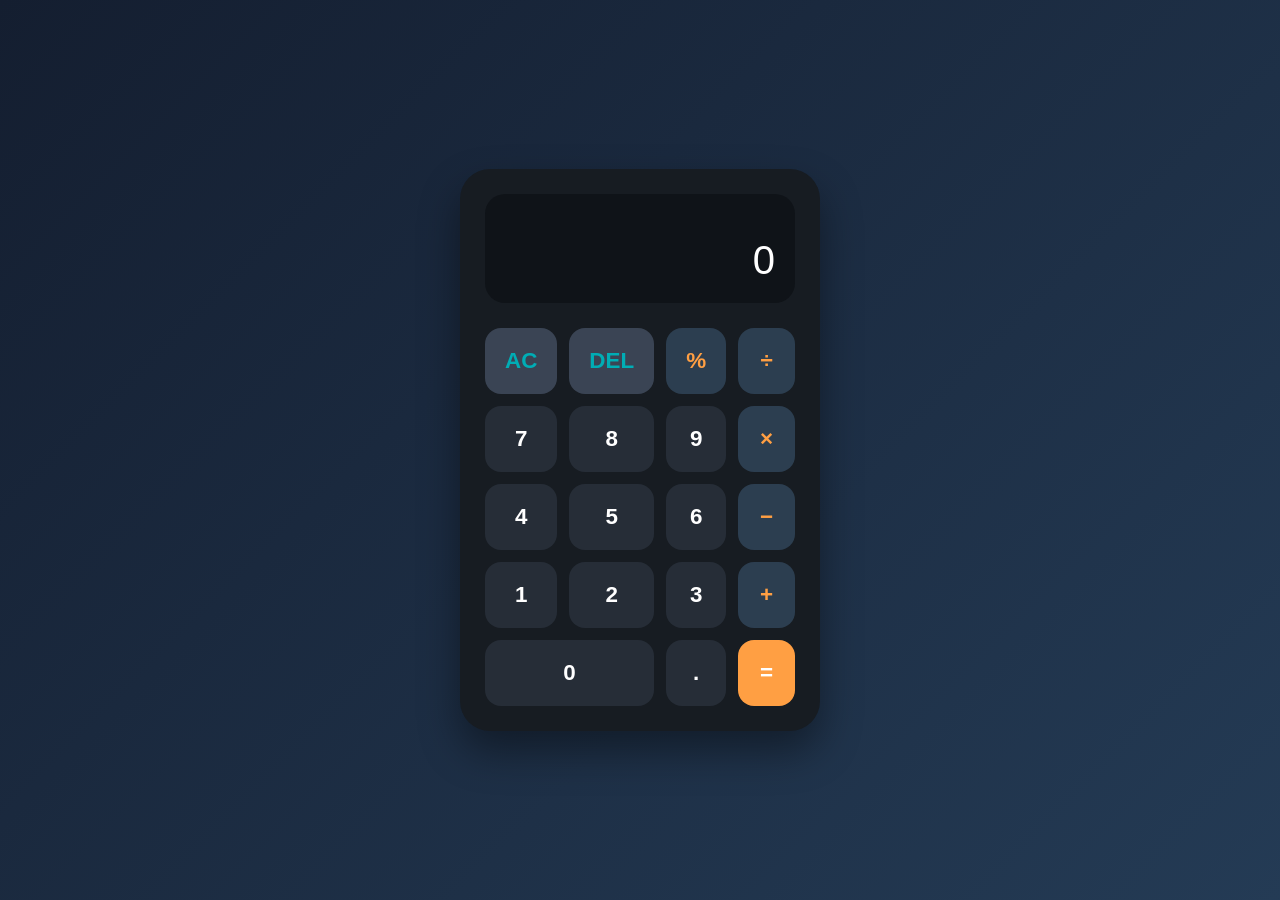
<file: calculator/index.html>
<!DOCTYPE html>
<html lang="en">
<head>
    <meta charset="UTF-8">
    <meta name="viewport" content="width=device-width, initial-scale=1.0">
    <title>Sleek Calculator</title>
    <link rel="stylesheet" href="style.css">
</head>
<body>

    <div class="calculator">
        <div class="display">
            <div class="previous-operand" id="previous-operand"></div>
            <div class="current-operand" id="current-operand">0</div>
        </div>

        <div class="buttons">
            <button class="btn action" onclick="clearScreen()">AC</button>
            <button class="btn action" onclick="deleteNumber()">DEL</button>
            <button class="btn operator" onclick="appendOperator('%')">%</button>
            <button class="btn operator" onclick="appendOperator('÷')">÷</button>

            <button class="btn" onclick="appendNumber('7')">7</button>
            <button class="btn" onclick="appendNumber('8')">8</button>
            <button class="btn" onclick="appendNumber('9')">9</button>
            <button class="btn operator" onclick="appendOperator('×')">×</button>

            <button class="btn" onclick="appendNumber('4')">4</button>
            <button class="btn" onclick="appendNumber('5')">5</button>
            <button class="btn" onclick="appendNumber('6')">6</button>
            <button class="btn operator" onclick="appendOperator('−')">−</button>

            <button class="btn" onclick="appendNumber('1')">1</button>
            <button class="btn" onclick="appendNumber('2')">2</button>
            <button class="btn" onclick="appendNumber('3')">3</button>
            <button class="btn operator" onclick="appendOperator('+')">+</button>

            <button class="btn zero" onclick="appendNumber('0')">0</button>
            <button class="btn" onclick="appendNumber('.')">.</button>
            <button class="btn equals" onclick="calculate()">=</button>
        </div>
    </div>

    <script src="script.js"></script>

</body>
</html>
</file>
<file: calculator/style.css>
/* Reset & Base Styles */
* {
    margin: 0;
    padding: 0;
    box-sizing: border-box;
    font-family: 'Segoe UI', Tahoma, Geneva, Verdana, sans-serif;
}

body {
    display: flex;
    justify-content: center;
    align-items: center;
    min-height: 100vh;
    background: linear-gradient(135deg, #141e30, #243b55);
}

/* Calculator Container */
.calculator {
    width: 360px;
    background-color: #171c22;
    padding: 25px;
    border-radius: 30px;
    box-shadow: 0 20px 40px rgba(0, 0, 0, 0.4);
}

/* Display Screen */
.display {
    background-color: #0f1318;
    padding: 20px;
    border-radius: 20px;
    text-align: right;
    margin-bottom: 25px;
    min-height: 100px;
    display: flex;
    flex-direction: column;
    justify-content: space-between;
    word-wrap: break-word;
    word-break: break-all;
}

.previous-operand {
    color: #6c7a89;
    font-size: 1.1rem;
    min-height: 24px;
}

.current-operand {
    color: #ffffff;
    font-size: 2.5rem;
    font-weight: 500;
}

/* Grid Layout for Buttons */
.buttons {
    display: grid;
    grid-template-columns: repeat(4, 1fr);
    gap: 12px;
}

/* Button Styling */
.btn {
    border: none;
    outline: none;
    padding: 20px;
    font-size: 1.4rem;
    font-weight: 600;
    border-radius: 16px;
    cursor: pointer;
    background-color: #262d37;
    color: #ffffff;
    transition: all 0.1s ease;
}

.btn:hover {
    background-color: #313a46;
}

.btn:active, .btn.active {
    transform: scale(0.95);
    background-color: #3e4a59;
}

/* Modifier Classes for Color Palette */
.btn.action {
    background-color: #3a4454;
    color: #00adb5;
}

.btn.action:hover {
    background-color: #465266;
}

.btn.operator {
    background-color: #2c3e50;
    color: #ff9f43;
}

.btn.operator:hover {
    background-color: #34495e;
}

.btn.equals {
    background-color: #ff9f43;
    color: #ffffff;
}

.btn.equals:hover {
    background-color: #ffb167;
}

/* Layout helpers */
.zero {
    grid-column: span 2;
}
</file>
